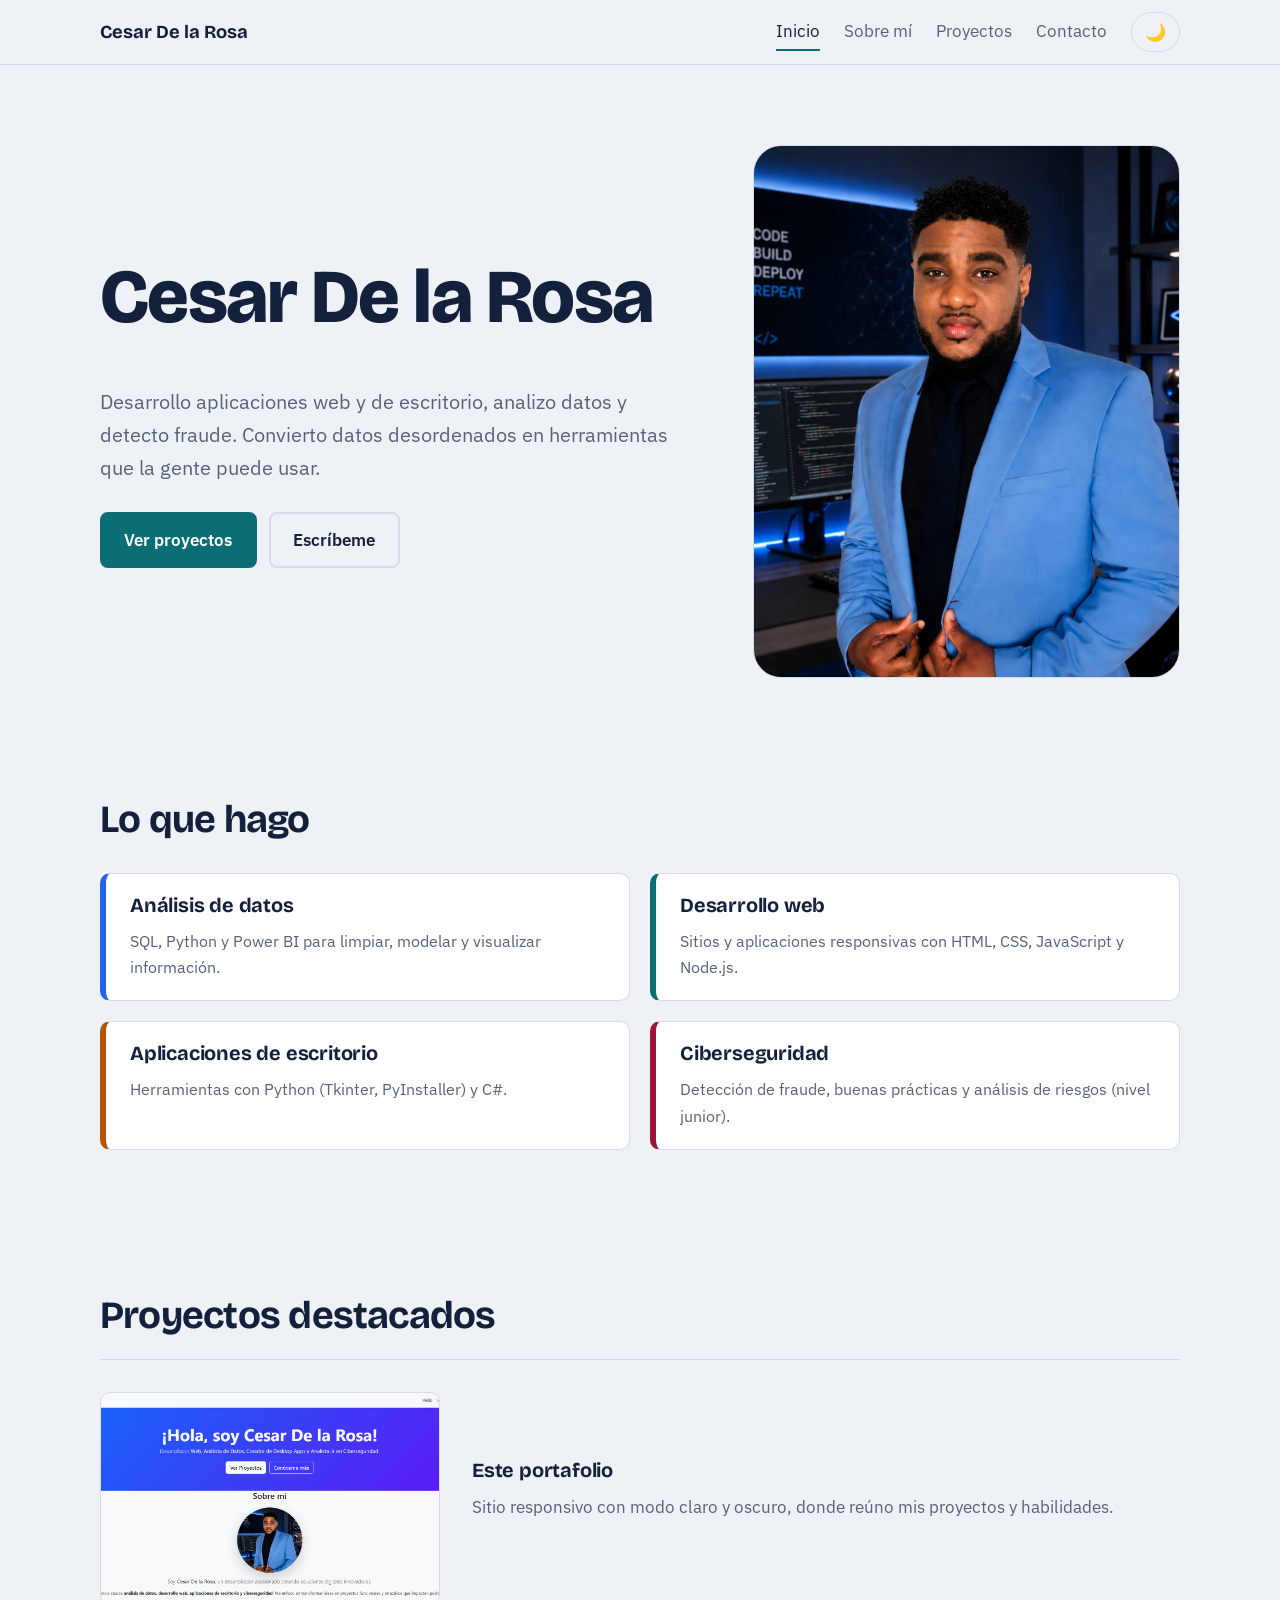
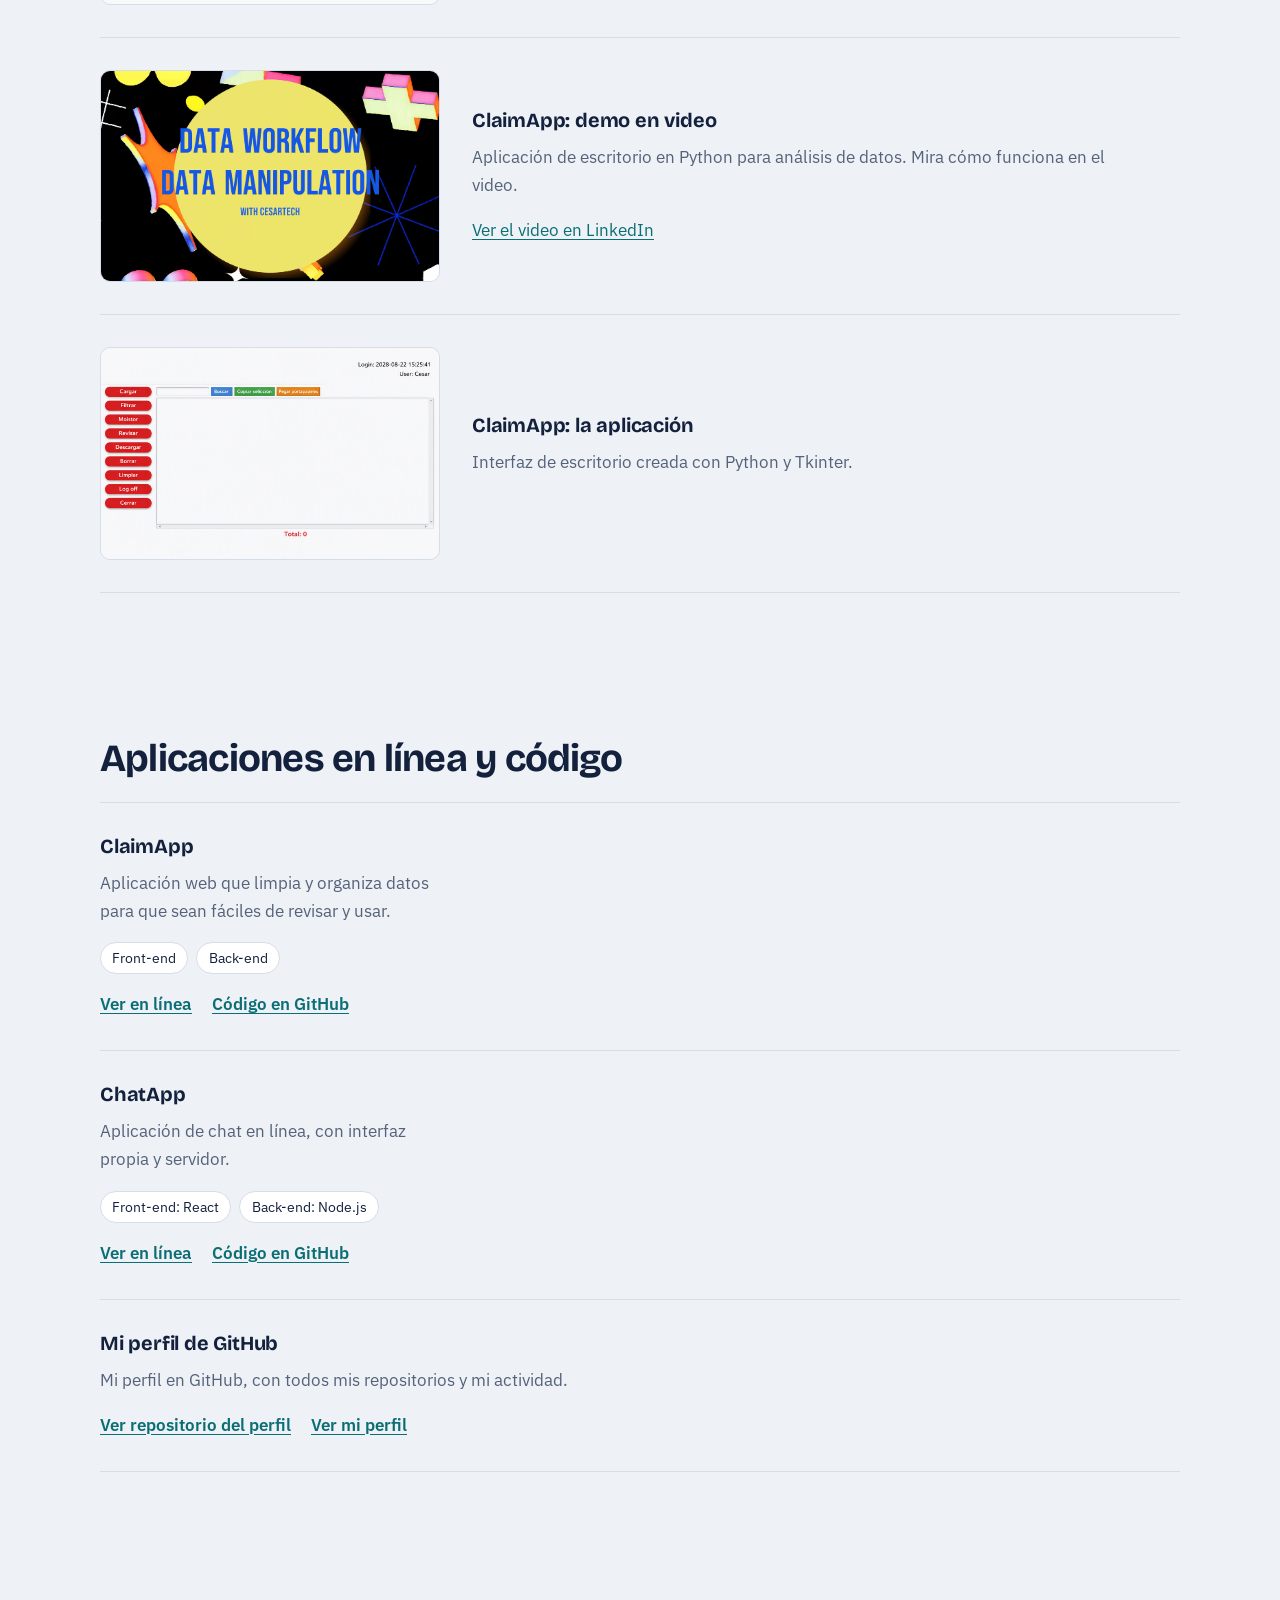
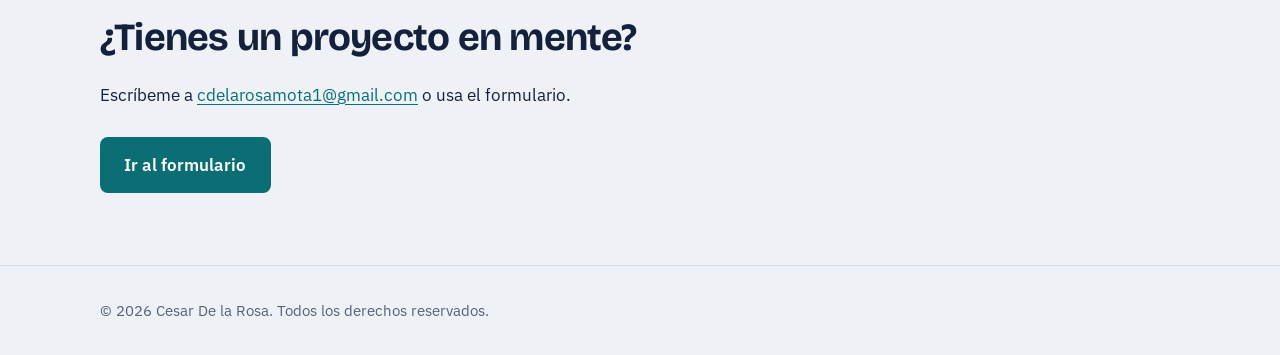
<file: index.html>
<!DOCTYPE html>
<html lang="es">
<head>
  <meta charset="utf-8">
  <meta name="viewport" content="width=device-width, initial-scale=1">
  <title>Cesar De la Rosa – Desarrollador y analista de datos</title>
  <meta name="description" content="Portafolio de Cesar De la Rosa: desarrollo web, análisis de datos, aplicaciones de escritorio y ciberseguridad.">
  <link rel="preconnect" href="https://fonts.googleapis.com">
  <link rel="preconnect" href="https://fonts.gstatic.com" crossorigin>
  <link href="https://fonts.googleapis.com/css2?family=Bricolage+Grotesque:wght@600;700;800&family=IBM+Plex+Sans:wght@400;600&display=swap" rel="stylesheet">
  <link rel="stylesheet" href="style.css">
</head>
<body>
  <header class="site-nav">
    <div class="wrap nav-inner">
      <a class="brand" href="index.html">Cesar De la Rosa</a>
      <button class="nav-toggle" aria-expanded="false" aria-controls="menu">Menú</button>
      <nav id="menu" class="menu" aria-label="Principal">
        <a href="index.html" aria-current="page">Inicio</a>
        <a href="about.html">Sobre mí</a>
        <a href="proyectos.html">Proyectos</a>
        <a href="contact.html">Contacto</a>
        <button id="themeToggle" class="icon-btn" aria-label="Cambiar a modo oscuro">🌙</button>
      </nav>
    </div>
  </header>

  <main>
    <section class="hero">
      <div class="wrap hero-grid">
        <div>
          <h1>Cesar De la Rosa</h1>
          <p class="lead">Desarrollo aplicaciones web y de escritorio, analizo datos y detecto fraude. Convierto datos desordenados en herramientas que la gente puede usar.</p>
          <div class="actions">
            <a class="btn" href="proyectos.html">Ver proyectos</a>
            <a class="btn ghost" href="contact.html">Escríbeme</a>
          </div>
        </div>
        <img class="portrait" src="src/img/foto_perfil.jpeg" alt="Foto de Cesar De la Rosa">
      </div>
    </section>

    <section id="areas">
      <div class="wrap">
        <h2>Lo que hago</h2>
        <div class="areas">
          <div class="area data"><h3>Análisis de datos</h3><p>SQL, Python y Power BI para limpiar, modelar y visualizar información.</p></div>
          <div class="area web"><h3>Desarrollo web</h3><p>Sitios y aplicaciones responsivas con HTML, CSS, JavaScript y Node.js.</p></div>
          <div class="area apps"><h3>Aplicaciones de escritorio</h3><p>Herramientas con Python (Tkinter, PyInstaller) y C#.</p></div>
          <div class="area sec"><h3>Ciberseguridad</h3><p>Detección de fraude, buenas prácticas y análisis de riesgos (nivel junior).</p></div>
        </div>
      </div>
    </section>

    <section id="proyectos">
      <div class="wrap">
        <h2>Proyectos destacados</h2>

        <article class="project">
          <img src="src/img/Portafolio_pic.png" alt="Captura de este portafolio" loading="lazy">
          <div>
            <h3>Este portafolio</h3>
            <p>Sitio responsivo con modo claro y oscuro, donde reúno mis proyectos y habilidades.</p>
          </div>
        </article>

        <article class="project">
          <img src="src/img/Screenshot.png" alt="Demo en video de ClaimApp" loading="lazy">
          <div>
            <h3>ClaimApp: demo en video</h3>
            <p>Aplicación de escritorio en Python para análisis de datos. Mira cómo funciona en el video.</p>
            <a href="https://www.linkedin.com/feed/update/urn:li:activity:7474919347531071489/" target="_blank" rel="noopener">Ver el video en LinkedIn</a>
          </div>
        </article>

        <article class="project">
          <img src="src/img/Screen.png" alt="Pantalla de la aplicación ClaimApp" loading="lazy">
          <div>
            <h3>ClaimApp: la aplicación</h3>
            <p>Interfaz de escritorio creada con Python y Tkinter.</p>
          </div>
        </article>
      </div>
    </section>

    <section id="repos">
      <div class="wrap">
        <h2>Aplicaciones en línea y código</h2>

        <article class="project">
          <img src="https://raw.githubusercontent.com/Cesar-Git-Hub/Claim_App_Web/main/ClaimApp.png" alt="Captura de ClaimApp" onerror="this.remove()">
          <div>
            <h3>ClaimApp</h3>
            <p>Aplicación web que limpia y organiza datos para que sean fáciles de revisar y usar.</p>
            <ul class="tags"><li>Front-end</li><li>Back-end</li></ul>
            <p class="links">
              <a href="https://claimapp.online" target="_blank" rel="noopener">Ver en línea</a>
              <a href="https://github.com/Cesar-Git-Hub/Claim_App_Web" target="_blank" rel="noopener">Código en GitHub</a>
            </p>
          </div>
        </article>

        <article class="project">
          <img src="https://raw.githubusercontent.com/Cesar-Git-Hub/ChatApp/main/chatapp.png" alt="Captura de ChatApp" onerror="this.remove()">
          <div>
            <h3>ChatApp</h3>
            <p>Aplicación de chat en línea, con interfaz propia y servidor.</p>
            <ul class="tags"><li>Front-end: React</li><li>Back-end: Node.js</li></ul>
            <p class="links">
              <a href="https://chatapp.lat" target="_blank" rel="noopener">Ver en línea</a>
              <a href="https://github.com/Cesar-Git-Hub/ChatApp" target="_blank" rel="noopener">Código en GitHub</a>
            </p>
          </div>
        </article>

        <article class="project no-img">
          <div>
            <h3>Mi perfil de GitHub</h3>
            <p>Mi perfil en GitHub, con todos mis repositorios y mi actividad.</p>
            <p class="links">
              <a href="https://github.com/Cesar-Git-Hub/Cesar-Git-Hub" target="_blank" rel="noopener">Ver repositorio del perfil</a>
              <a href="https://github.com/Cesar-Git-Hub" target="_blank" rel="noopener">Ver mi perfil</a>
            </p>
          </div>
        </article>
      </div>
    </section>

    <section id="contacto">
      <div class="wrap">
        <h2>¿Tienes un proyecto en mente?</h2>
        <p>Escríbeme a <a href="mailto:cdelarosamota1@gmail.com">cdelarosamota1@gmail.com</a> o usa el formulario.</p>
        <div class="actions"><a class="btn" href="contact.html">Ir al formulario</a></div>
      </div>
    </section>
  </main>

  <footer>
    <div class="wrap"><p>&copy; 2026 Cesar De la Rosa. Todos los derechos reservados.</p></div>
  </footer>

  <script src="script.js"></script>
</body>
</html>
</file>
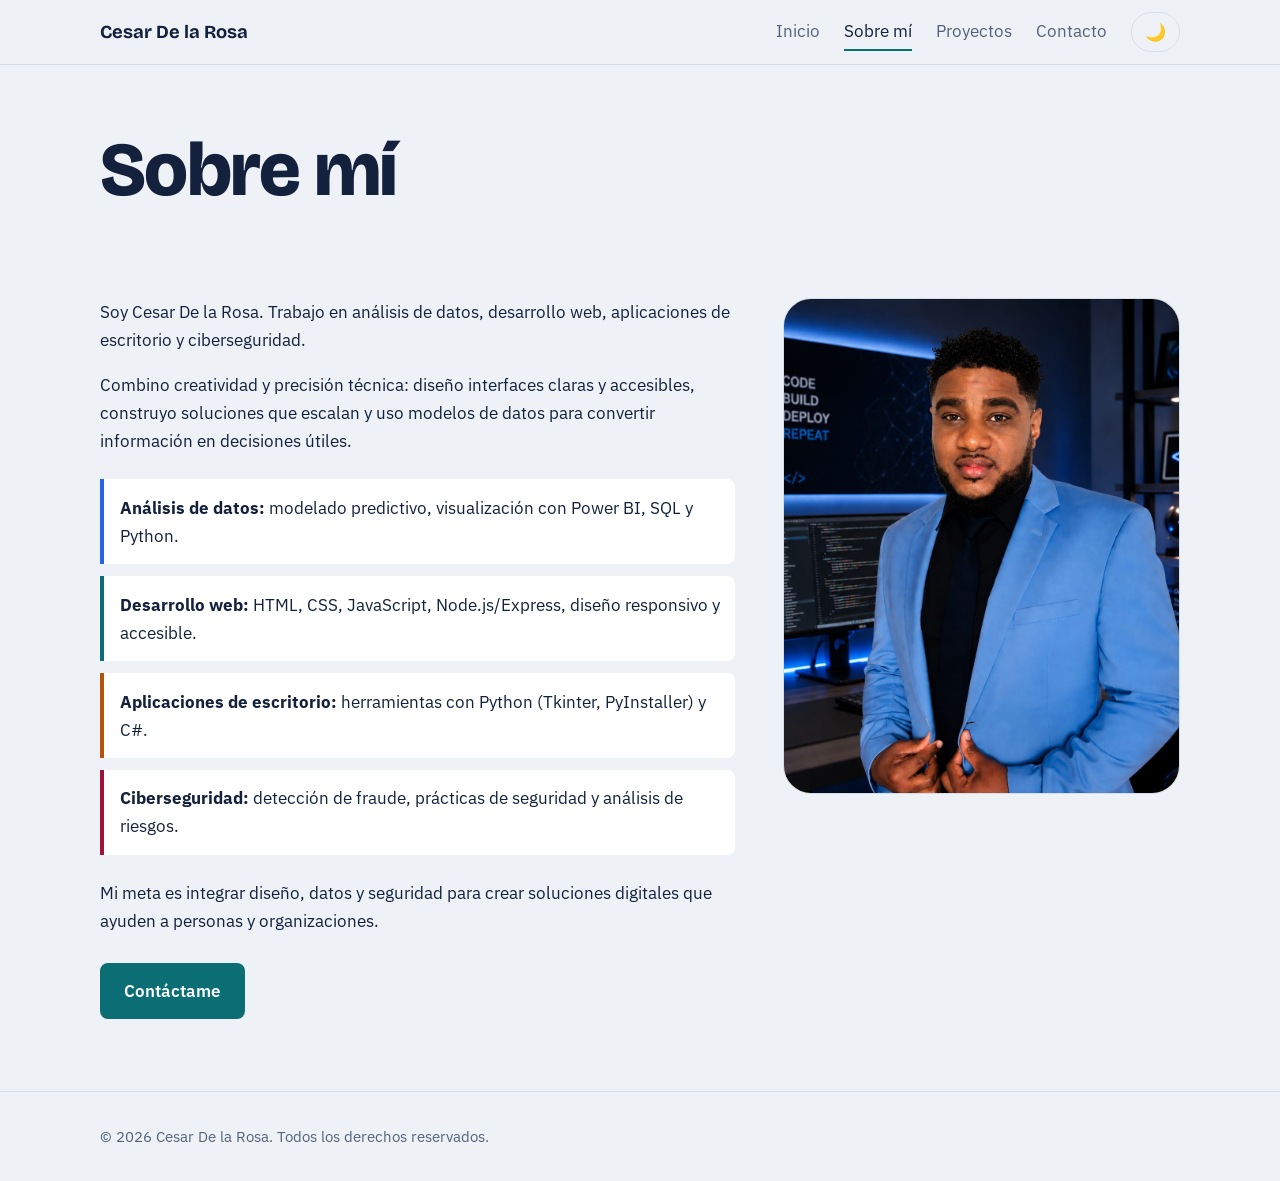
<file: about.html>
<!DOCTYPE html>
<html lang="es">
<head>
  <meta charset="utf-8">
  <meta name="viewport" content="width=device-width, initial-scale=1">
  <title>Sobre mí – Cesar De la Rosa</title>
  <link rel="preconnect" href="https://fonts.googleapis.com">
  <link rel="preconnect" href="https://fonts.gstatic.com" crossorigin>
  <link href="https://fonts.googleapis.com/css2?family=Bricolage+Grotesque:wght@600;700;800&family=IBM+Plex+Sans:wght@400;600&display=swap" rel="stylesheet">
  <link rel="stylesheet" href="style.css">
</head>
<body>
  <header class="site-nav">
    <div class="wrap nav-inner">
      <a class="brand" href="index.html">Cesar De la Rosa</a>
      <button class="nav-toggle" aria-expanded="false" aria-controls="menu">Menú</button>
      <nav id="menu" class="menu" aria-label="Principal">
        <a href="index.html">Inicio</a>
        <a href="about.html" aria-current="page">Sobre mí</a>
        <a href="proyectos.html">Proyectos</a>
        <a href="contact.html">Contacto</a>
        <button id="themeToggle" class="icon-btn" aria-label="Cambiar a modo oscuro">🌙</button>
      </nav>
    </div>
  </header>

  <main>
    <div class="wrap page-head"><h1>Sobre mí</h1></div>
    <section style="padding-top:1.5rem">
      <div class="wrap two-col">
        <div>
          <p class="lead">Soy Cesar De la Rosa. Trabajo en análisis de datos, desarrollo web, aplicaciones de escritorio y ciberseguridad.</p>
          <p>Combino creatividad y precisión técnica: diseño interfaces claras y accesibles, construyo soluciones que escalan y uso modelos de datos para convertir información en decisiones útiles.</p>
          <ul class="facts">
            <li><strong>Análisis de datos:</strong> modelado predictivo, visualización con Power BI, SQL y Python.</li>
            <li><strong>Desarrollo web:</strong> HTML, CSS, JavaScript, Node.js/Express, diseño responsivo y accesible.</li>
            <li><strong>Aplicaciones de escritorio:</strong> herramientas con Python (Tkinter, PyInstaller) y C#.</li>
            <li><strong>Ciberseguridad:</strong> detección de fraude, prácticas de seguridad y análisis de riesgos.</li>
          </ul>
          <p>Mi meta es integrar diseño, datos y seguridad para crear soluciones digitales que ayuden a personas y organizaciones.</p>
          <div class="actions"><a class="btn" href="contact.html">Contáctame</a></div>
        </div>
        <img class="portrait" src="src/img/foto_perfil.jpeg" alt="Foto de Cesar De la Rosa">
      </div>
    </section>
  </main>

  <footer>
    <div class="wrap"><p>&copy; 2026 Cesar De la Rosa. Todos los derechos reservados.</p></div>
  </footer>

  <script src="script.js"></script>
</body>
</html>
</file>
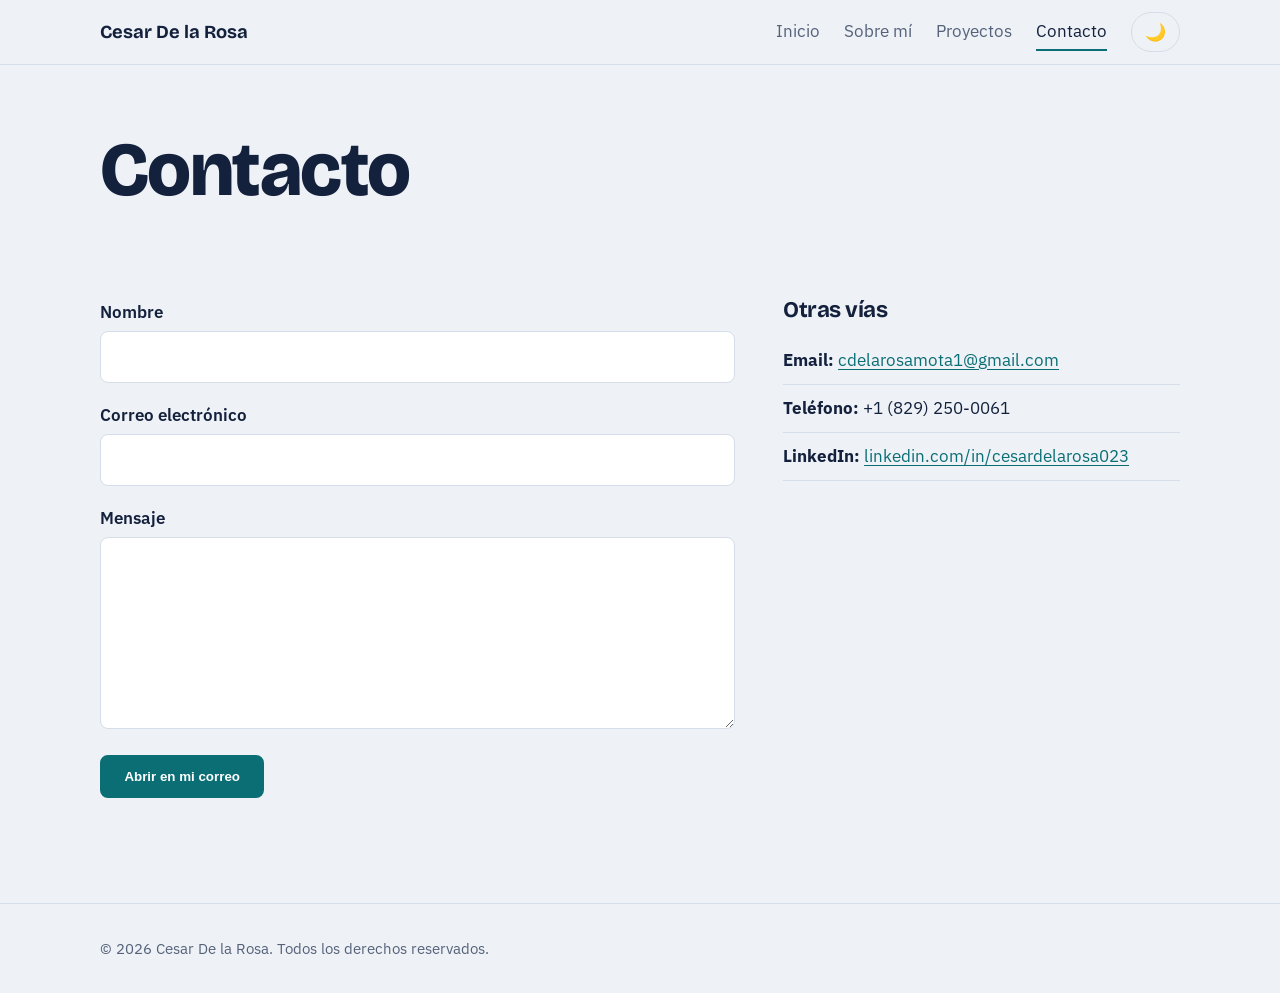
<file: contact.html>
<!DOCTYPE html>
<html lang="es">
<head>
  <meta charset="utf-8">
  <meta name="viewport" content="width=device-width, initial-scale=1">
  <title>Contacto – Cesar De la Rosa</title>
  <link rel="preconnect" href="https://fonts.googleapis.com">
  <link rel="preconnect" href="https://fonts.gstatic.com" crossorigin>
  <link href="https://fonts.googleapis.com/css2?family=Bricolage+Grotesque:wght@600;700;800&family=IBM+Plex+Sans:wght@400;600&display=swap" rel="stylesheet">
  <link rel="stylesheet" href="style.css">
</head>
<body>
  <header class="site-nav">
    <div class="wrap nav-inner">
      <a class="brand" href="index.html">Cesar De la Rosa</a>
      <button class="nav-toggle" aria-expanded="false" aria-controls="menu">Menú</button>
      <nav id="menu" class="menu" aria-label="Principal">
        <a href="index.html">Inicio</a>
        <a href="about.html">Sobre mí</a>
        <a href="proyectos.html">Proyectos</a>
        <a href="contact.html" aria-current="page">Contacto</a>
        <button id="themeToggle" class="icon-btn" aria-label="Cambiar a modo oscuro">🌙</button>
      </nav>
    </div>
  </header>

  <main>
    <div class="wrap page-head"><h1>Contacto</h1></div>
    <section style="padding-top:1.5rem">
      <div class="wrap two-col">
        <div>
          <form id="contactForm">
            <div><label for="nombre">Nombre</label><input type="text" id="nombre" autocomplete="name" required></div>
            <div><label for="email">Correo electrónico</label><input type="email" id="email" autocomplete="email" required></div>
            <div><label for="mensaje">Mensaje</label><textarea id="mensaje" rows="6" required></textarea></div>
            <div><button type="submit" class="btn">Abrir en mi correo</button></div>
            <p class="note" id="formResponse" role="status"></p>
          </form>
        </div>
        <div>
          <h2 style="font-size:1.4rem">Otras vías</h2>
          <ul class="contact-list">
            <li><strong>Email:</strong> <a href="mailto:cdelarosamota1@gmail.com">cdelarosamota1@gmail.com</a></li>
            <li><strong>Teléfono:</strong> +1 (829) 250-0061</li>
            <li><strong>LinkedIn:</strong> <a href="https://www.linkedin.com/in/cesardelarosa023/" target="_blank" rel="noopener">linkedin.com/in/cesardelarosa023</a></li>
          </ul>
        </div>
      </div>
    </section>
  </main>

  <footer>
    <div class="wrap"><p>&copy; 2026 Cesar De la Rosa. Todos los derechos reservados.</p></div>
  </footer>

  <script src="script.js"></script>
  <script>
    // Un sitio estático no puede enviar correos por sí solo: este formulario prepara
    // el mensaje y lo abre en el programa de correo de la persona.
    document.getElementById('contactForm').addEventListener('submit', function (e) {
      e.preventDefault();
      var nombre = document.getElementById('nombre').value.trim();
      var email = document.getElementById('email').value.trim();
      var mensaje = document.getElementById('mensaje').value.trim();
      var asunto = 'Contacto desde tu portafolio – ' + nombre;
      var cuerpo = mensaje + '\n\n' + nombre + '\n' + email;
      window.location.href = 'mailto:cdelarosamota1@gmail.com?subject=' +
        encodeURIComponent(asunto) + '&body=' + encodeURIComponent(cuerpo);
      document.getElementById('formResponse').textContent =
        'Se abrió tu programa de correo con el mensaje listo. Pulsa enviar allí para completarlo.';
    });
  </script>
</body>
</html>
</file>
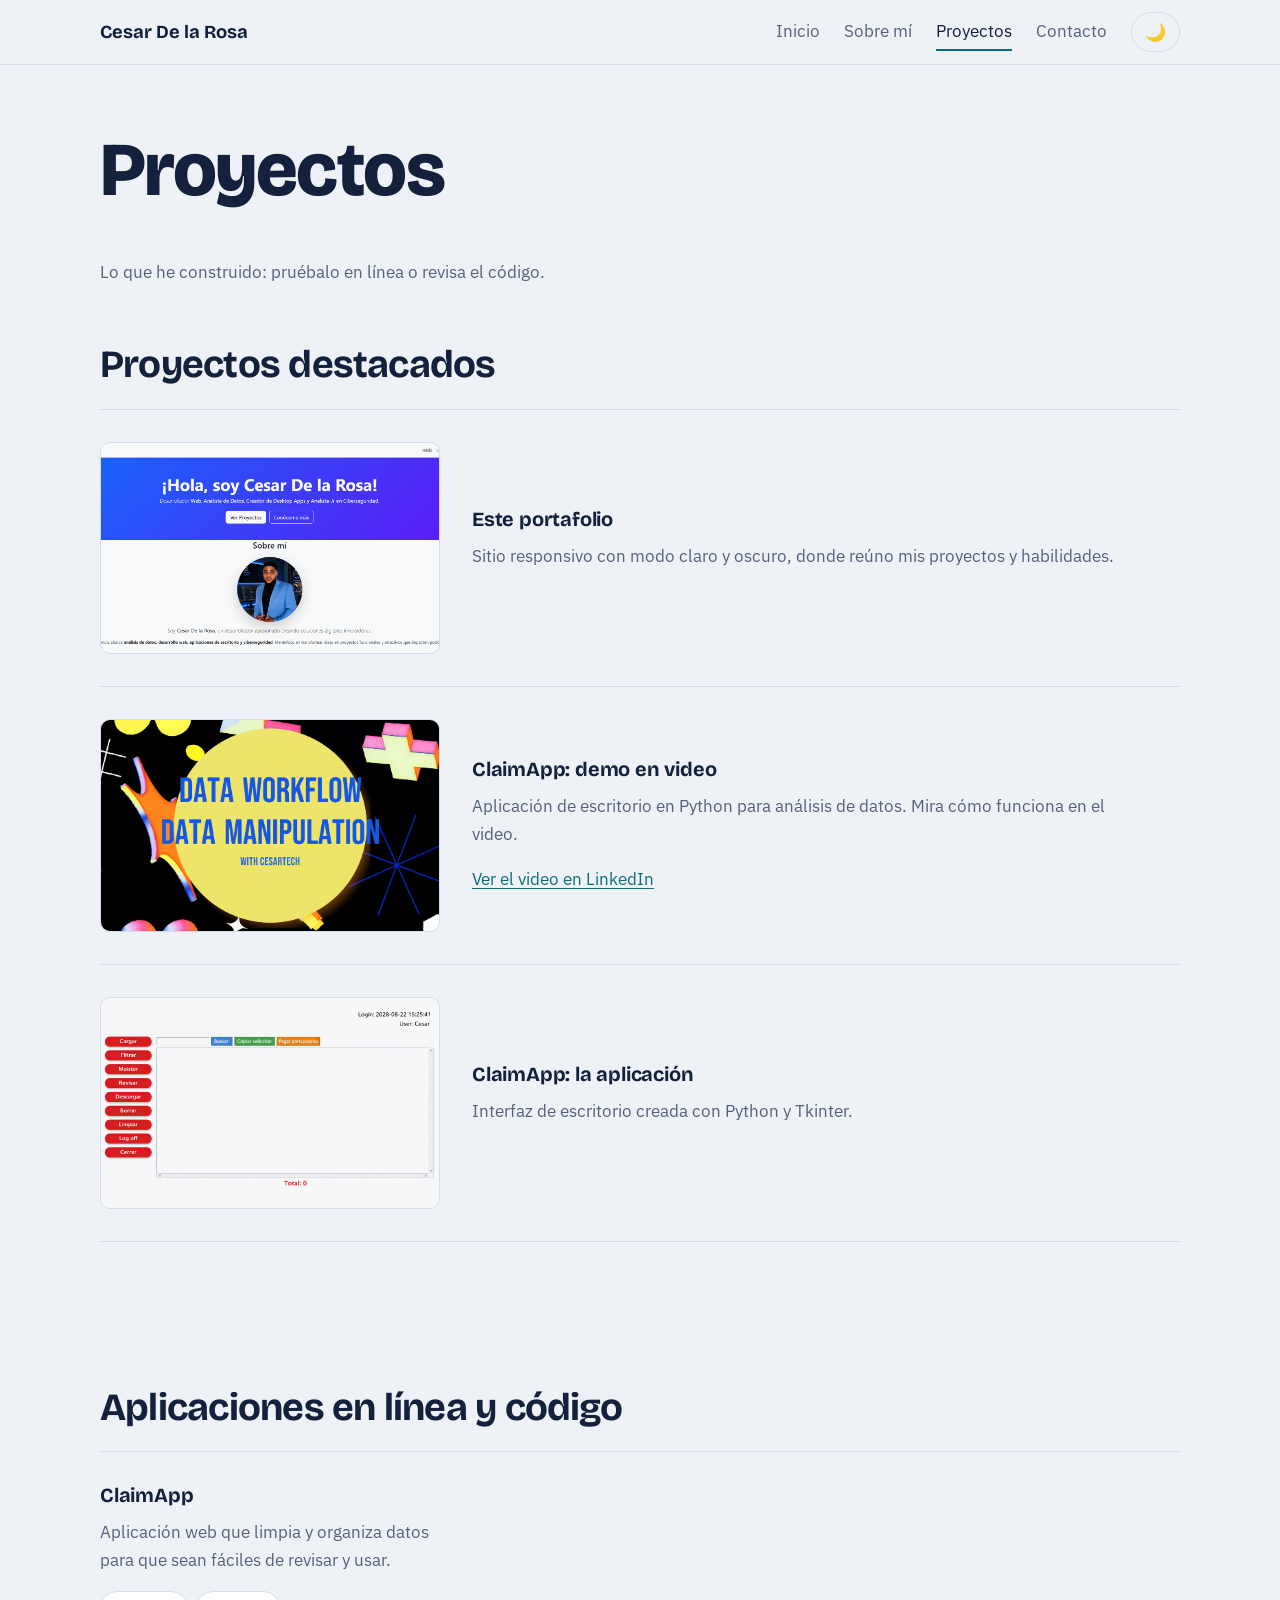
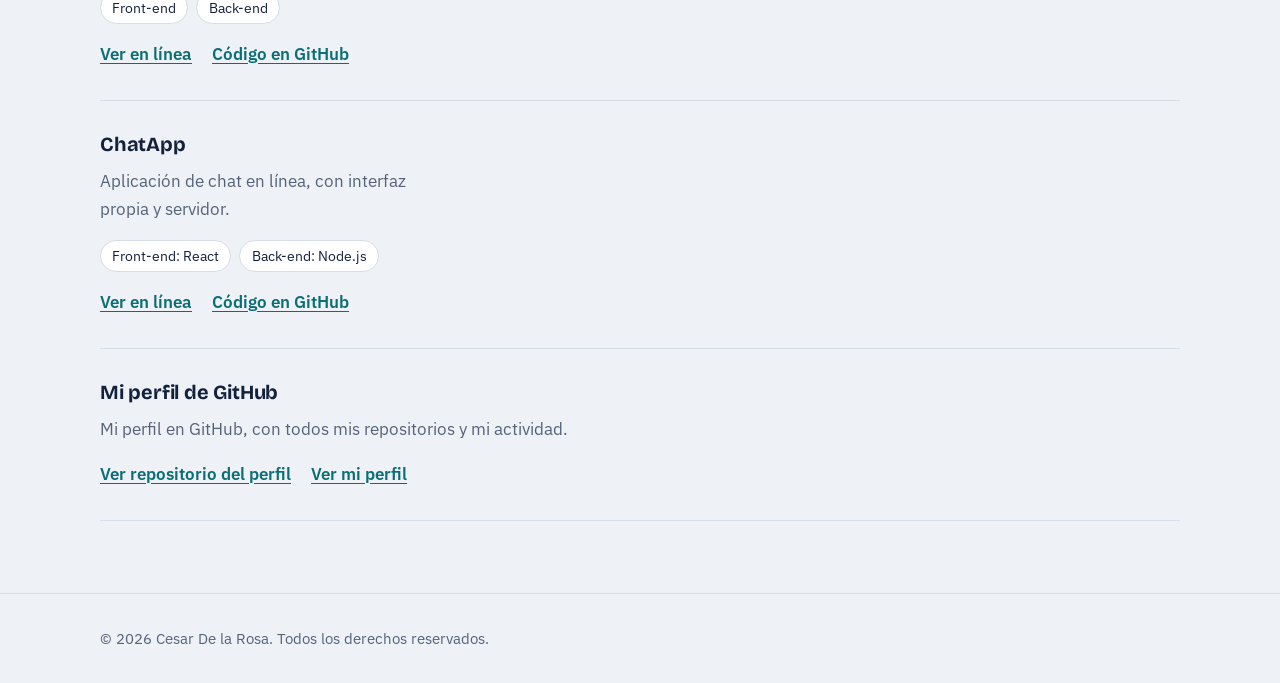
<file: proyectos.html>
<!DOCTYPE html>
<html lang="es">
<head>
  <meta charset="utf-8">
  <meta name="viewport" content="width=device-width, initial-scale=1">
  <title>Proyectos – Cesar De la Rosa</title>
  <link rel="preconnect" href="https://fonts.googleapis.com">
  <link rel="preconnect" href="https://fonts.gstatic.com" crossorigin>
  <link href="https://fonts.googleapis.com/css2?family=Bricolage+Grotesque:wght@600;700;800&family=IBM+Plex+Sans:wght@400;600&display=swap" rel="stylesheet">
  <link rel="stylesheet" href="style.css">
</head>
<body>
  <header class="site-nav">
    <div class="wrap nav-inner">
      <a class="brand" href="index.html">Cesar De la Rosa</a>
      <button class="nav-toggle" aria-expanded="false" aria-controls="menu">Menú</button>
      <nav id="menu" class="menu" aria-label="Principal">
        <a href="index.html">Inicio</a>
        <a href="about.html">Sobre mí</a>
        <a href="proyectos.html" aria-current="page">Proyectos</a>
        <a href="contact.html">Contacto</a>
        <button id="themeToggle" class="icon-btn" aria-label="Cambiar a modo oscuro">🌙</button>
      </nav>
    </div>
  </header>

  <main>
    <div class="wrap page-head">
      <h1>Proyectos</h1>
      <p class="lead" style="color:var(--muted)">Lo que he construido: pruébalo en línea o revisa el código.</p>
    </div>

    <section id="proyectos" style="padding-top:1.5rem">
      <div class="wrap">
        <h2>Proyectos destacados</h2>

        <article class="project">
          <img src="src/img/Portafolio_pic.png" alt="Captura de este portafolio" loading="lazy">
          <div>
            <h3>Este portafolio</h3>
            <p>Sitio responsivo con modo claro y oscuro, donde reúno mis proyectos y habilidades.</p>
          </div>
        </article>

        <article class="project">
          <img src="src/img/Screenshot.png" alt="Demo en video de ClaimApp" loading="lazy">
          <div>
            <h3>ClaimApp: demo en video</h3>
            <p>Aplicación de escritorio en Python para análisis de datos. Mira cómo funciona en el video.</p>
            <a href="https://www.linkedin.com/feed/update/urn:li:activity:7474919347531071489/" target="_blank" rel="noopener">Ver el video en LinkedIn</a>
          </div>
        </article>

        <article class="project">
          <img src="src/img/Screen.png" alt="Pantalla de la aplicación ClaimApp" loading="lazy">
          <div>
            <h3>ClaimApp: la aplicación</h3>
            <p>Interfaz de escritorio creada con Python y Tkinter.</p>
          </div>
        </article>
      </div>
    </section>

    <section id="repos">
      <div class="wrap">
        <h2>Aplicaciones en línea y código</h2>

        <article class="project">
          <img src="https://raw.githubusercontent.com/Cesar-Git-Hub/Claim_App_Web/main/ClaimApp.png" alt="Captura de ClaimApp" onerror="this.remove()">
          <div>
            <h3>ClaimApp</h3>
            <p>Aplicación web que limpia y organiza datos para que sean fáciles de revisar y usar.</p>
            <ul class="tags"><li>Front-end</li><li>Back-end</li></ul>
            <p class="links">
              <a href="https://claimapp.online" target="_blank" rel="noopener">Ver en línea</a>
              <a href="https://github.com/Cesar-Git-Hub/Claim_App_Web" target="_blank" rel="noopener">Código en GitHub</a>
            </p>
          </div>
        </article>

        <article class="project">
          <img src="https://raw.githubusercontent.com/Cesar-Git-Hub/ChatApp/main/chatapp.png" alt="Captura de ChatApp" onerror="this.remove()">
          <div>
            <h3>ChatApp</h3>
            <p>Aplicación de chat en línea, con interfaz propia y servidor.</p>
            <ul class="tags"><li>Front-end: React</li><li>Back-end: Node.js</li></ul>
            <p class="links">
              <a href="https://chatapp.lat" target="_blank" rel="noopener">Ver en línea</a>
              <a href="https://github.com/Cesar-Git-Hub/ChatApp" target="_blank" rel="noopener">Código en GitHub</a>
            </p>
          </div>
        </article>

        <article class="project no-img">
          <div>
            <h3>Mi perfil de GitHub</h3>
            <p>Mi perfil en GitHub, con todos mis repositorios y mi actividad.</p>
            <p class="links">
              <a href="https://github.com/Cesar-Git-Hub/Cesar-Git-Hub" target="_blank" rel="noopener">Ver repositorio del perfil</a>
              <a href="https://github.com/Cesar-Git-Hub" target="_blank" rel="noopener">Ver mi perfil</a>
            </p>
          </div>
        </article>
      </div>
    </section>
  </main>

  <footer>
    <div class="wrap"><p>&copy; 2026 Cesar De la Rosa. Todos los derechos reservados.</p></div>
  </footer>

  <script src="script.js"></script>
</body>
</html>
</file>
<file: style.css>
/* Portafolio – Cesar De la Rosa. Sin Bootstrap: CSS propio, ligero. */
:root {
  --bg: #eef2f6;
  --surface: #ffffff;
  --ink: #14213d;
  --muted: #55627a;
  --line: #d5dde8;
  --accent: #0b6e75;
  --accent-ink: #ffffff;
  --data: #2563eb;
  --web: #0b6e75;
  --apps: #b45309;
  --sec: #9f1239;
  --font-head: "Bricolage Grotesque", "Segoe UI", system-ui, sans-serif;
  --font-body: "IBM Plex Sans", "Segoe UI", system-ui, sans-serif;
}
[data-theme="dark"] {
  --bg: #0e1625;
  --surface: #16213a;
  --ink: #e7ecf4;
  --muted: #9aa8c0;
  --line: #26344f;
  --accent: #5cc6cc;
  --accent-ink: #0e1625;
  --data: #7aa2ff;
  --web: #5cc6cc;
  --apps: #f0b35c;
  --sec: #f28aa5;
}

*, *::before, *::after { box-sizing: border-box; }
html { scroll-behavior: smooth; }
body {
  margin: 0;
  font-family: var(--font-body);
  font-size: 1.0625rem;
  line-height: 1.65;
  color: var(--ink);
  background: var(--bg);
}
img { max-width: 100%; display: block; }
a { color: var(--accent); text-underline-offset: 3px; }
a:hover { text-decoration-thickness: 2px; }
:focus-visible { outline: 3px solid var(--accent); outline-offset: 3px; border-radius: 4px; }
h1, h2, h3 { font-family: var(--font-head); line-height: 1.1; margin: 0 0 .6em; letter-spacing: -.02em; }
h1 { font-size: clamp(2.6rem, 7vw, 4.75rem); font-weight: 800; }
h2 { font-size: clamp(1.7rem, 3.5vw, 2.4rem); font-weight: 700; }
h3 { font-size: 1.25rem; font-weight: 700; letter-spacing: -.01em; }
p { margin: 0 0 1em; max-width: 68ch; }

.wrap { width: min(1080px, 100% - 2.5rem); margin-inline: auto; }
section { padding: 4.5rem 0; }

/* Navegación */
.site-nav { position: sticky; top: 0; z-index: 10; background: var(--bg); border-bottom: 1px solid var(--line); }
.nav-inner { display: flex; align-items: center; justify-content: space-between; min-height: 64px; gap: 1rem; }
.brand { font-family: var(--font-head); font-weight: 700; font-size: 1.15rem; color: var(--ink); text-decoration: none; }
.menu { display: flex; align-items: center; gap: 1.5rem; }
.menu a { color: var(--muted); text-decoration: none; padding: .25rem 0; border-bottom: 2px solid transparent; }
.menu a:hover { color: var(--ink); }
.menu a[aria-current="page"] { color: var(--ink); border-bottom-color: var(--accent); }
.icon-btn, .nav-toggle {
  font: inherit; color: var(--ink); background: transparent; cursor: pointer;
  border: 1px solid var(--line); border-radius: 999px; padding: .3rem .8rem;
}
.icon-btn:hover, .nav-toggle:hover { border-color: var(--ink); }
.nav-toggle { display: none; }

/* Botones */
.btn {
  display: inline-block; font-weight: 600; text-decoration: none;
  padding: .75rem 1.4rem; border-radius: 8px; border: 2px solid var(--accent);
  background: var(--accent); color: var(--accent-ink);
}
.btn:hover { text-decoration: none; filter: brightness(1.1); }
.btn.ghost { background: transparent; color: var(--ink); border-color: var(--line); }
.btn.ghost:hover { border-color: var(--ink); filter: none; }
.actions { display: flex; flex-wrap: wrap; gap: .75rem; margin-top: 1.75rem; }

/* Inicio: hero */
.hero { padding: 5rem 0 3rem; }
.hero-grid { display: grid; grid-template-columns: 1.4fr 1fr; gap: 3.5rem; align-items: center; }
.hero .lead { font-size: 1.25rem; color: var(--muted); }
.portrait { border-radius: 28px; aspect-ratio: 4 / 5; object-fit: cover; width: 100%; border: 1px solid var(--line); }

/* Áreas: el color de la barra identifica cada disciplina */
.areas { display: grid; grid-template-columns: repeat(2, 1fr); gap: 1.25rem; margin-top: 2rem; }
.area { background: var(--surface); border: 1px solid var(--line); border-left: 6px solid var(--c); border-radius: 10px; padding: 1.25rem 1.5rem; }
.area p { margin: 0; color: var(--muted); font-size: 1rem; }
.area.data { --c: var(--data); } .area.web { --c: var(--web); }
.area.apps { --c: var(--apps); } .area.sec { --c: var(--sec); }

/* Proyectos: filas, no tarjetas idénticas */
.project { display: grid; grid-template-columns: 340px 1fr; gap: 2rem; padding: 2rem 0; border-top: 1px solid var(--line); align-items: center; }
.project:last-child { border-bottom: 1px solid var(--line); }
.project img { border-radius: 10px; border: 1px solid var(--line); width: 100%; aspect-ratio: 16 / 10; object-fit: cover; }
.project p { color: var(--muted); }

/* Sobre mí / Contacto */
.page-head { padding: 4rem 0 1rem; }
.two-col { display: grid; grid-template-columns: 1.6fr 1fr; gap: 3rem; align-items: start; }
.facts { padding: 0; list-style: none; margin: 1.5rem 0; }
.facts li { padding: .9rem 0 .9rem 1rem; border-left: 4px solid var(--c); margin-bottom: .75rem; background: var(--surface); border-radius: 0 8px 8px 0; }
.facts li:nth-child(1) { --c: var(--data); } .facts li:nth-child(2) { --c: var(--web); }
.facts li:nth-child(3) { --c: var(--apps); } .facts li:nth-child(4) { --c: var(--sec); }
form { display: grid; gap: 1.1rem; }
label { font-weight: 600; display: block; margin-bottom: .3rem; }
input, textarea {
  width: 100%; font: inherit; color: var(--ink); background: var(--surface);
  border: 1px solid var(--line); border-radius: 8px; padding: .7rem .9rem;
}
.note { color: var(--muted); font-size: .95rem; }
.contact-list { list-style: none; padding: 0; margin: 0; }
.contact-list li { padding: .6rem 0; border-bottom: 1px solid var(--line); overflow-wrap: anywhere; }

footer { border-top: 1px solid var(--line); padding: 2rem 0; color: var(--muted); font-size: .95rem; }
footer p { margin: 0; }

@media (max-width: 800px) {
  .hero-grid, .two-col, .project, .areas { grid-template-columns: 1fr; }
  .portrait { max-width: 320px; aspect-ratio: 1; }
  section { padding: 3rem 0; }
  .nav-toggle { display: inline-block; }
  .menu { display: none; position: absolute; top: 64px; left: 0; right: 0; flex-direction: column; align-items: flex-start; gap: 1rem; padding: 1.25rem; background: var(--bg); border-bottom: 1px solid var(--line); }
  .menu.open { display: flex; }
}
@media (prefers-reduced-motion: reduce) { html { scroll-behavior: auto; } }

/* Repositorios de GitHub */
.repos { display: grid; grid-template-columns: repeat(auto-fill, minmax(280px, 1fr)); gap: 1.25rem; margin-top: 2rem; }
.repo { display: flex; flex-direction: column; background: var(--surface); border: 1px solid var(--line); border-radius: 10px; padding: 1.25rem 1.5rem; }
.repo h3 { margin-bottom: .4rem; overflow-wrap: anywhere; }
.repo h3 a { color: var(--ink); text-decoration: none; }
.repo h3 a:hover { color: var(--accent); }
.repo p { color: var(--muted); font-size: 1rem; flex: 1; }
.repo .meta { color: var(--muted); font-size: .9rem; margin: 0; }
.repo img { width: 100%; aspect-ratio: 2 / 1; object-fit: cover; border-radius: 8px; border: 1px solid var(--line); margin-bottom: 1rem; }

/* Proyectos: etiquetas y enlaces */
.project.no-img { grid-template-columns: 1fr; }
.tags { list-style: none; display: flex; flex-wrap: wrap; gap: .5rem; padding: 0; margin: 0 0 1rem; }
.tags li { font-size: .9rem; padding: .2rem .7rem; border: 1px solid var(--line); border-radius: 999px; background: var(--surface); }
.links { display: flex; flex-wrap: wrap; gap: 1.25rem; margin: 0; }
.links a { font-weight: 600; }
</file>
